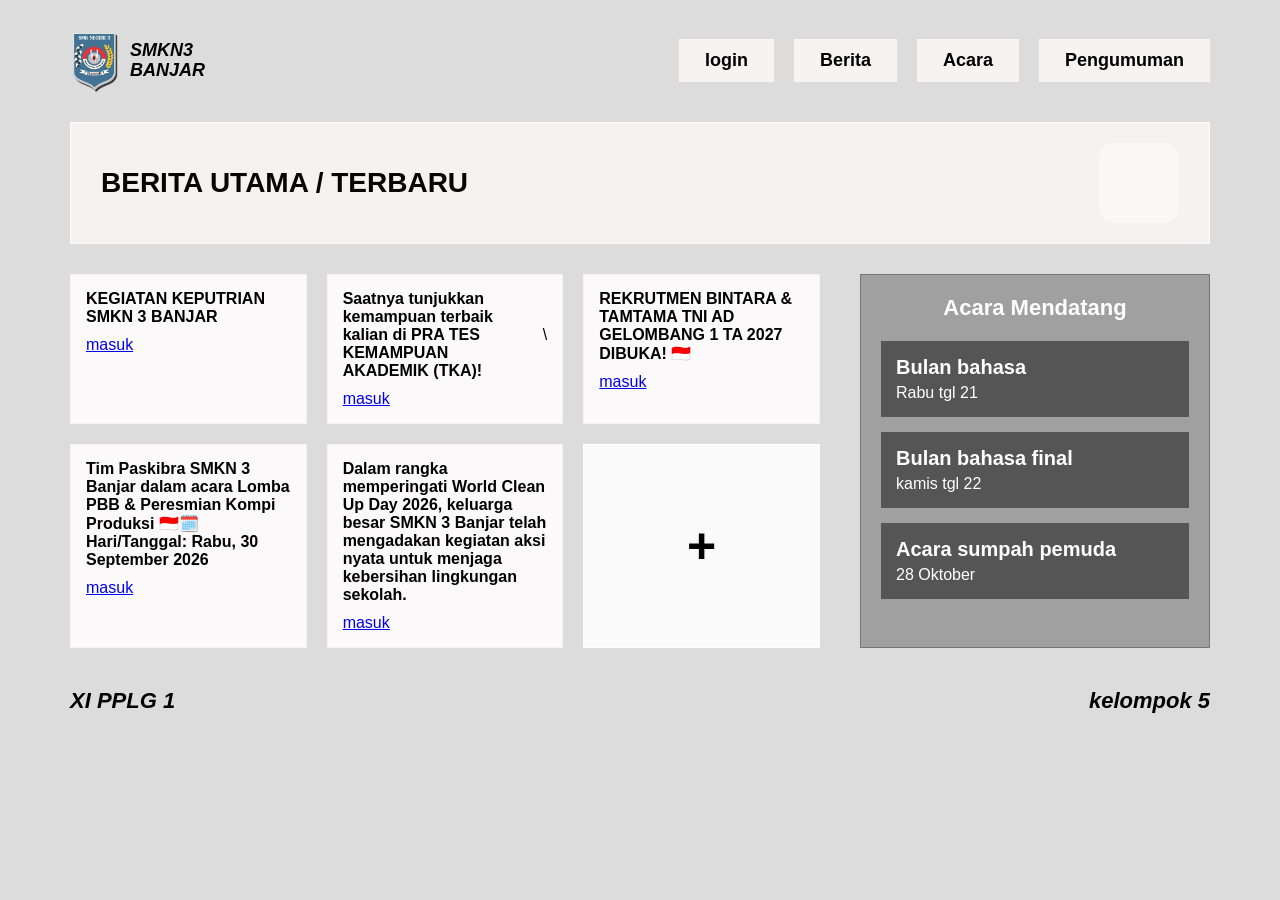
<file: Index.html>
<!DOCTYPE html>
<html lang="id">
<head>
    <meta charset="UTF-8">
    <meta name="viewport" content="width=device-width, initial-scale=1.0">
    <title>Mading SMKN 3 Banjar</title>
    <link rel="stylesheet" href="Assets/style.css">
</head>
<body>

    <!-- HEADER -->
    <header class="header">
        <div class="logo-area">
            <!-- Ganti src ini dengan file logo asli kamu nanti -->
            <img src="Assets/WhatsApp_Image_2026-09-24_at_06.53.29__2_-removebg-preview.png" alt="" width="50">
            <div class="sekolah-text">
                <h2>SMKN3</h2>
                <h2>BANJAR</h2>
            </div>
        </div>

        <nav class="navbar">
            <a href="login.html">login</a>
            <a href="#">Berita</a>
            <a href="#">Acara</a>
            <a href="#">Pengumuman</a>
        </nav>
    </header>

    <!-- JUDUL UTAMA -->
    <div class="judul-utama">
        <h1>BERITA UTAMA / TERBARU</h1>
        <div class="kotak-hitam-kanan"></div>
    </div>

    <!-- KONTEN UTAMA (KIRI DAN KANAN) -->
    <main class="konten-wrapper">
        
        <!-- KIRI: GRID BERITA -->
        <section class="grid-berita">
            <!-- Baris 1 -->
            <div class="kartu-berita">
                <div class="kartu-header">
                    <h3>KEGIATAN KEPUTRIAN SMKN 3 BANJAR </h3>
                </div>
                <div>  <a href="berita.html" >masuk</a></div>
            </div>
            <div class="kartu-berita">
                <div class="kartu-header">
                    <h3>Saatnya tunjukkan kemampuan terbaik kalian di PRA TES KEMAMPUAN AKADEMIK (TKA)!</h3>\
                </div>
                <div>  <a href="berita1.html" >masuk</a></div>
            </div>
            <div class="kartu-berita">
                <div class="kartu-header">
                    <h3>REKRUTMEN BINTARA & TAMTAMA TNI AD GELOMBANG 1 TA 2027 DIBUKA! 🇮🇩</h3>
                </div>
                <div>  <a href="berita2.html" >masuk</a></div>
            </div>

            <!-- Baris 2 -->
            <div class="kartu-berita">
                <div class="kartu-header">
                    <h3>Tim Paskibra SMKN 3 Banjar dalam acara Lomba PBB & Peresmian Kompi Produksi 🇮🇩🗓️ Hari/Tanggal: Rabu, 30 September 2026</h3>
                </div>
                <div>  <a href="berita3.html" >masuk</a></div>
            </div>
            <div class="kartu-berita">
                <div class="kartu-header">
                     <h3>Dalam rangka memperingati World Clean Up Day 2026, keluarga besar SMKN 3 Banjar telah mengadakan kegiatan aksi nyata untuk menjaga kebersihan lingkungan sekolah.</h3>
                </div>
                <div>  <a href="berita4.html" >masuk</a></div>
            </div>
            <!-- Kotak Tombol Plus -->
            <div class="kartu-plus">
                <span>+</span>
            </div>
        </section>

        <!-- KANAN: ACARA MENDATANG -->
        <aside class="sidebar-acara">
            <h3>Acara Mendatang</h3>
            <div class="list-acara">
                <div class="item-acara">
                    <h4>Bulan bahasa</h4>
                    <p>Rabu tgl 21</p>
                </div>
                <div class="item-acara">
                    <h4>Bulan bahasa final</h4>
                    <p>kamis tgl 22</p>
                </div>
                <div class="item-acara">
                    <h4>Acara sumpah pemuda</h4>
                    <p>28 Oktober</p>
                </div>
            </div>
        </aside>

    </main>

    <!-- FOOTER -->
    <footer class="footer">
        <p>XI PPLG 1</p>
        <p>kelompok 5</p>
    </footer>

</body>
</html>
</file>
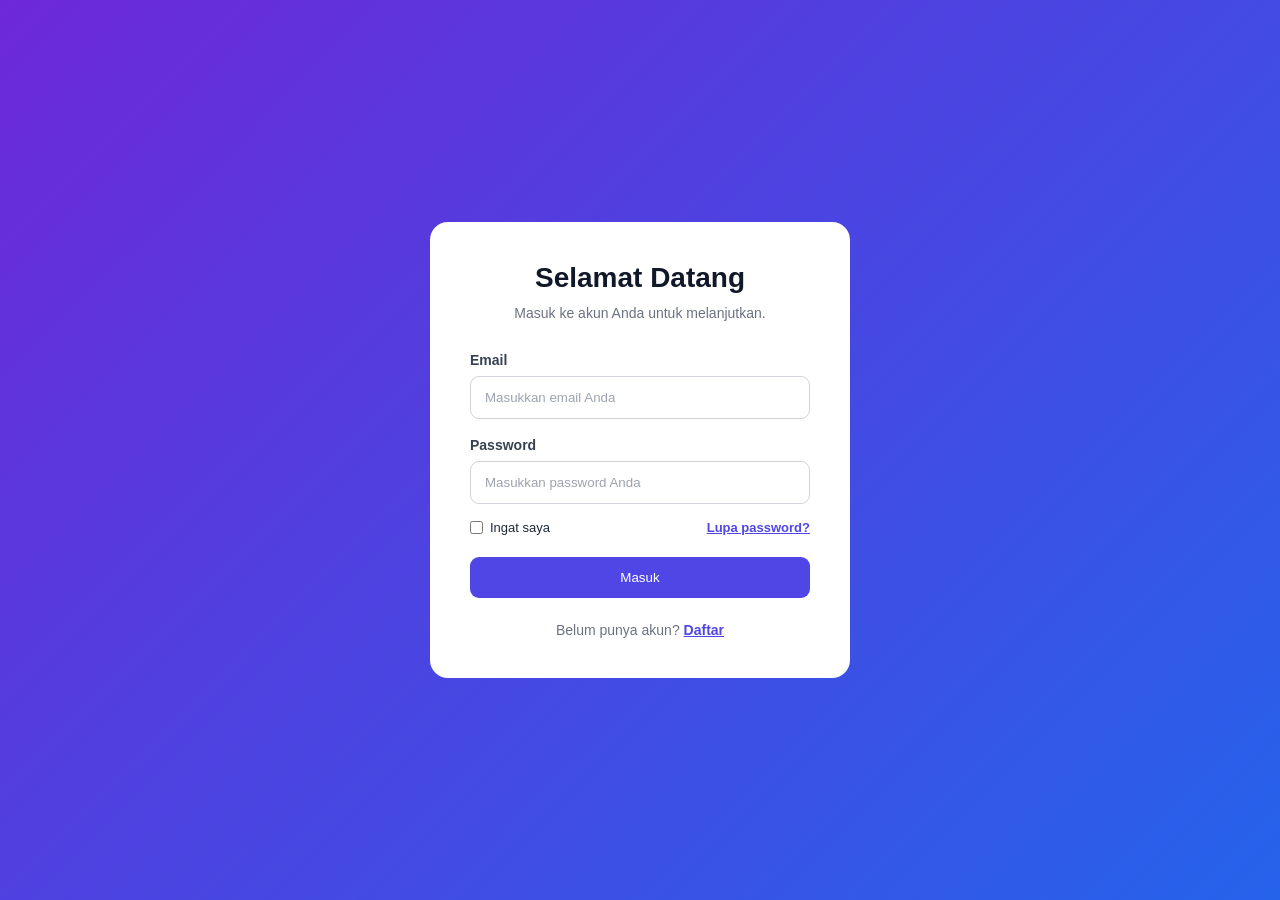
<file: login.html>
<!DOCTYPE html>
<html lang="id">
<head>
    <meta charset="UTF-8">
    <meta name="viewport" content="width=device-width, initial-scale=1.0">
    <title>Masuk - Sistem Autentikasi</title>
    <link rel="stylesheet" href="Assets/login.css">
</head>
<body>
    <main class="auth-card">
        <div class="auth-header">
            <h1>Selamat Datang</h1>
            <p>Masuk ke akun Anda untuk melanjutkan.</p>
        </div>

        <form class="auth-form" action="#" method="post">
            <div class="form-group">
                <label for="email">Email</label>
                <input type="email" id="email" name="email" placeholder="Masukkan email Anda" autocomplete="email" required>
            </div>

            <div class="form-group">
                <label for="password">Password</label>
                <input type="password" id="password" name="password" placeholder="Masukkan password Anda" autocomplete="current-password" minlength="8" required>
            </div>

            <div class="form-options">
                <label class="checkbox-label" for="remember">
                    <input type="checkbox" id="remember" name="remember">
                    <span>Ingat saya</span>
                </label>
                <a href="forgot.html">Lupa password?</a>
            </div>

            <button type="submit" class="button">Masuk</button>
        </form>

        <p class="auth-footer">Belum punya akun? <a href="register.html">Daftar</a></p>
    </main>
</body>
</html>
</file>
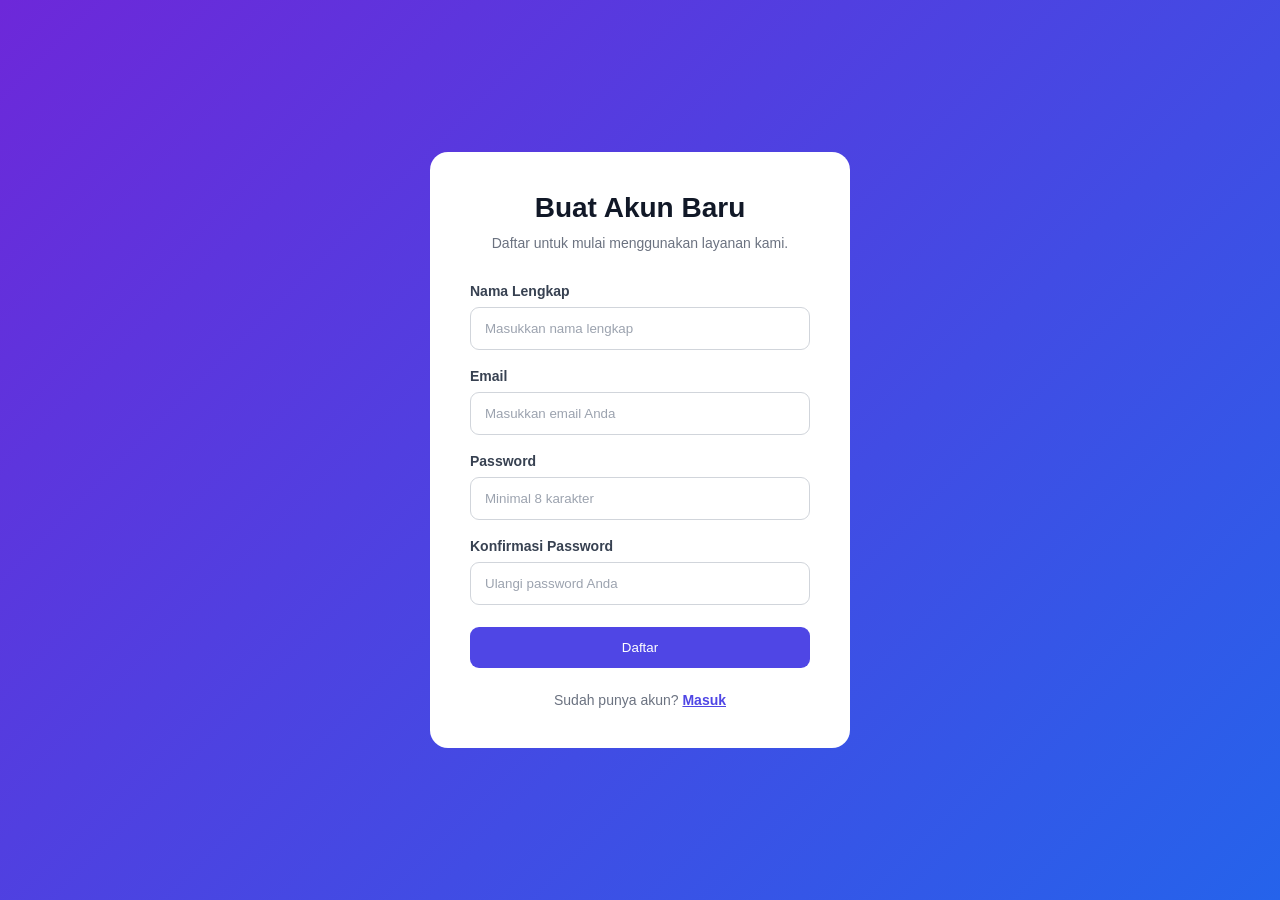
<file: register.html>
<!DOCTYPE html>
<html lang="id">
<head>
    <meta charset="UTF-8">
    <meta name="viewport" content="width=device-width, initial-scale=1.0">
    <title>Daftar - Sistem Autentikasi</title>
    <link rel="stylesheet" href="Assets/login.css">
</head>
<body>
    <main class="auth-card">
        <div class="auth-header">
            <h1>Buat Akun Baru</h1>
            <p>Daftar untuk mulai menggunakan layanan kami.</p>
        </div>

        <form class="auth-form" action="#" method="post">
            <div class="form-group">
                <label for="nama">Nama Lengkap</label>
                <input type="text" id="nama" name="nama" placeholder="Masukkan nama lengkap" autocomplete="name" required>
            </div>

            <div class="form-group">
                <label for="email">Email</label>
                <input type="email" id="email" name="email" placeholder="Masukkan email Anda" autocomplete="email" required>
            </div>

            <div class="form-group">
                <label for="password">Password</label>
                <input type="password" id="password" name="password" placeholder="Minimal 8 karakter" autocomplete="new-password" minlength="8" required>
            </div>

            <div class="form-group">
                <label for="konfirmasi-password">Konfirmasi Password</label>
                <input type="password" id="konfirmasi-password" name="konfirmasi-password" placeholder="Ulangi password Anda" autocomplete="new-password" minlength="8" required>
            </div>

            <button type="submit" class="button">Daftar</button>
        </form>

        <p class="auth-footer">Sudah punya akun? <a href="login.html">Masuk</a></p>
    </main>
</body>
</html>
</file>
<file: Assets/style.css>
/* Reset dasar biar rapi */
* {
    margin: 0;
    padding: 0;
    box-sizing: border-box;
    font-family: Arial, sans-serif;
}

body {
    background-color: #dcdcdc; /* Background abu-abu muda sesuai gambar */
    padding: 30px;
    max-width: 1200px;
    margin: 0 auto; /* Biar kontennya di tengah layar */
}

/* ================= HEADER ================= */
.header {
    display: flex; /* Flexbox! */
    justify-content: space-between; /* Logo kiri, Nav kanan */
    align-items: center; /* Rata tengah vertikal */
    margin-bottom: 30px;
}

.logo-area {
    display: flex;
    align-items: center;
    gap: 10px;
}

.logo-img {
    width: 80px;
    height: auto;
}

.sekolah-text h2 {
    font-size: 18px;
    font-style: italic;
    line-height: 1.1;
    color: #000;
}

/* Navigasi Menu */
.navbar {
    display: flex; /* Flexbox! */
    gap: 20px; /* Jarak antar tombol menu */
}

.navbar a {
    background-color: #f8f3f3; /* Abu-abu tombol */
    color: black;
    padding: 10px 25px;
    text-decoration: none;
    font-weight: bold;
    font-size: 18px;
    border: 1px solid #f9f3f3;
}

/* ================= JUDUL UTAMA ================= */
.judul-utama {
    background-color: #f5f2f2; /* Abu-abu tua */
    padding: 20px 30px;
    margin-bottom: 30px;
    display: flex; /* Flexbox! */
    justify-content: space-between; /* Teks kiri, kotak hitam kanan */
    align-items: center;
    border: 1px solid #fbf9f9;
}

.judul-utama h1 {
    color: rgb(8, 5, 5);
    font-size: 28px;
    font-weight: bold;
}

/* Kotak Hitam di Kanan Judul */
.kotak-hitam-kanan {
    width: 80px;
    height: 80px;
    background-color: rgb(252, 247, 247);
    border-radius: 15px; /* Biar agak bulat sesuai gambar */
}

/* ================= KONTEN WRAPPER ================= */
.konten-wrapper {
    display: flex; /* Flexbox! Membagi kiri (berita) dan kanan (sidebar) */
    gap: 20px;
    margin-bottom: 30px;
}

/* --- KIRI: GRID BERITA --- */
.grid-berita {
    display: flex; /* Flexbox! */
    flex-wrap: wrap; /* Biar bisa turun ke baris baru */
    gap: 20px;
    flex: 3; /* Porsi lebih besar */
}

.kartu-berita {
    background-color: #fbf9f9;
    padding: 15px;
    width: calc(33.33% - 20px); /* Bagi 3 kolom sejajar */
    border: 1px solid #f4f2f2;
}

.kartu-header {
    display: flex; /* Flexbox! Ikon dan Judul sejajar */
    align-items: center;
    gap: 10px;
    margin-bottom: 10px;
}

.icon-kecil {
    width: 30px;
    height: auto;
}

.kartu-berita h3 {
    font-size: 16px;
    font-weight: bold;
}

.kartu-berita p {
    font-size: 14px;
    margin-left: 40px; /* Biar sejajar sama teks judul */
}

/* Kotak Tombol Plus */
.kartu-plus {
    background-color: hwb(0 98% 2%);
    width: calc(33.33% - 20px);
    display: flex;
    justify-content: center;
    align-items: center;
    font-size: 50px;
    font-weight: bold;
    border: 1px solid #fffcfc;
    cursor: pointer;
    min-height: 100px;
}

/* --- KANAN: SIDEBAR ACARA --- */
.sidebar-acara {
    flex: 1.2; /* Porsi lebih kecil */
    background-color: #a0a0a0;
    padding: 20px;
    border: 1px solid #777;
}

.sidebar-acara h3 {
    text-align: center;
    margin-bottom: 20px;
    font-size: 22px;
    color: white;
}

.list-acara {
    display: flex;
    flex-direction: column; /* Flexbox! Tersusun ke bawah */
    gap: 15px;
}

.item-acara {
    background-color: #555; /* Abu-abu gelap */
    color: white;
    padding: 15px;
}

.item-acara h4 {
    font-size: 20px;
    margin-bottom: 5px;
}

.item-acara p {
    font-size: 16px;
    font-weight: normal;
}

/* ================= FOOTER ================= */
.footer {
    display: flex;
    justify-content: space-between; /* Kiri dan kanan */
    padding: 10px 0;
    font-size: 22px;
    font-style: italic;
    font-weight: bold;
} 

.bac{
    background-color: #777;
    padding: 15px;
    width: calc(33.33% - 20px); /* Bagi 3 kolom sejajar */
    border: 1px solid #777;

}
</file>
<file: Assets/login.css>
* {
    box-sizing: border-box;
    margin: 0;
    padding: 0;
}

:root {
    font-family: "Segoe UI", sans-serif;
    color: #1f2937;
    background: linear-gradient(135deg, #6d28d9, #2563eb);
}

body {
    display: flex;
    align-items: center;
    justify-content: center;
    min-height: 100vh;
    padding: 24px;
    background: linear-gradient(135deg, #6d28d9 0%, #2563eb 100%);
}

.auth-card {
    width: 100%;
    max-width: 420px;
    padding: 40px;
    background: #ffffff;
    border-radius: 18px;

}

.auth-header {
    margin-bottom: 28px;
    text-align: center;
}

.auth-header h1 {
    margin-bottom: 8px;
    color: #111827;
    font-size: 28px;
}

.auth-header p {
    color: #6b7280;
    font-size: 14px;
    line-height: 1.6;
}

.auth-form {
    display: flex;
    flex-direction: column;
    gap: 18px;
}

.form-group {
    display: flex;
    flex-direction: column;
    gap: 8px;
}

.form-group label {
    color: #374151;
    font-size: 14px;
    font-weight: 600;
}

.form-group input {
    width: 100%;
    padding: 13px 14px;
    border: 1px solid #d1d5db;
    border-radius: 9px;
}

.form-group input::placeholder {
    color: #9ca3af;
}

.form-group input:focus {
    border-color: #4f46e5;
}

.form-options {
    display: flex;
    align-items: center;
    justify-content: space-between;
    gap: 12px;
    margin-top: -2px;
    font-size: 13px;
}

.checkbox-label {
    display: flex;
    align-items: center;
    gap: 7px;
}

.checkbox-label input {
    accent-color: #4f46e5;
}

a {
    color: #4f46e5;
    font-weight: 600;

}

a:hover {
    text-decoration: underline;
}

.button {
    margin-top: 4px;
    padding: 13px 18px;
    border: none;
    border-radius: 9px;
    background: #4f46e5;
    color: #ffffff;
}

.button:hover {
    background: #4338ca;
}

.auth-footer {
    margin-top: 24px;
    color: #6b7280;
    font-size: 14px;
    text-align: center;
}

@keyframes fade-in {
    from {
        opacity: 0;
    }
    to {
        opacity: 1;
    }
}

@media (max-width: 480px) {
    .auth-card {
        padding: 30px 22px;
    }

    .auth-header h1 {
        font-size: 24px;
    }
}
</file>
